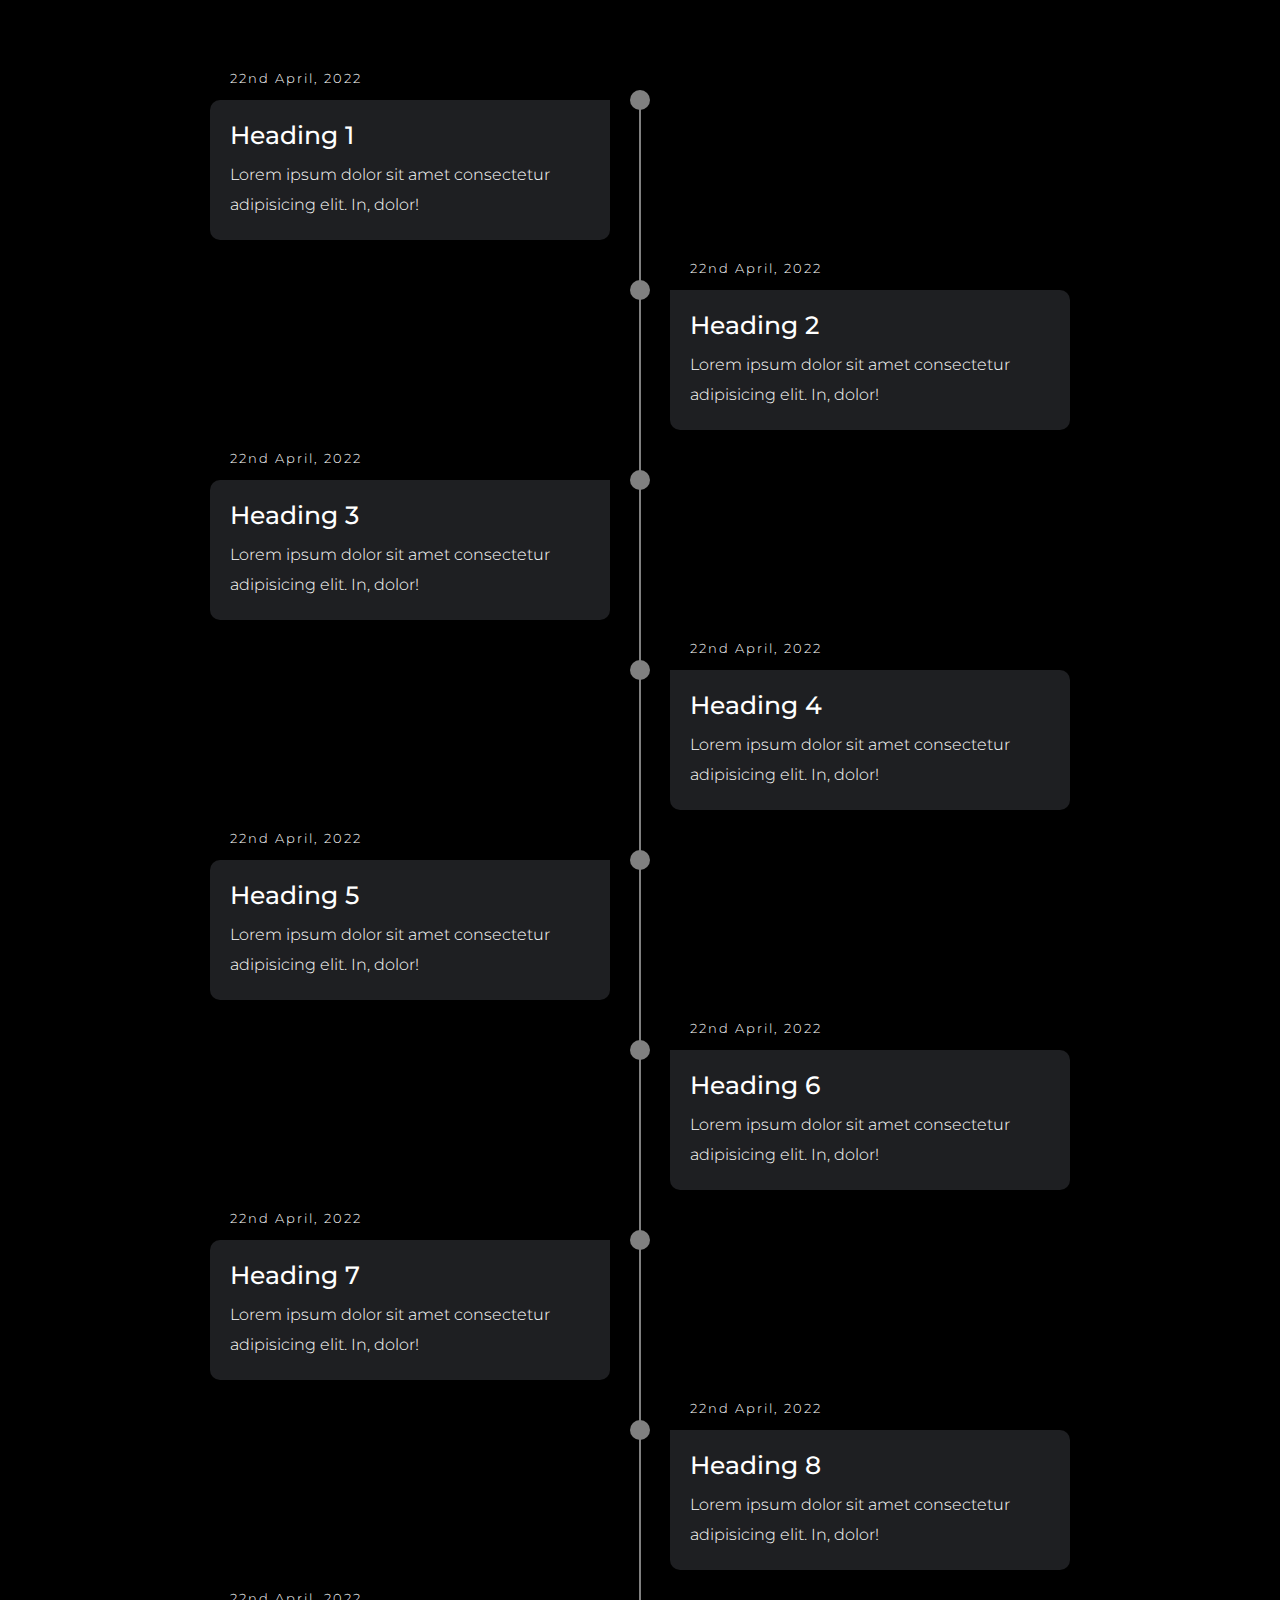
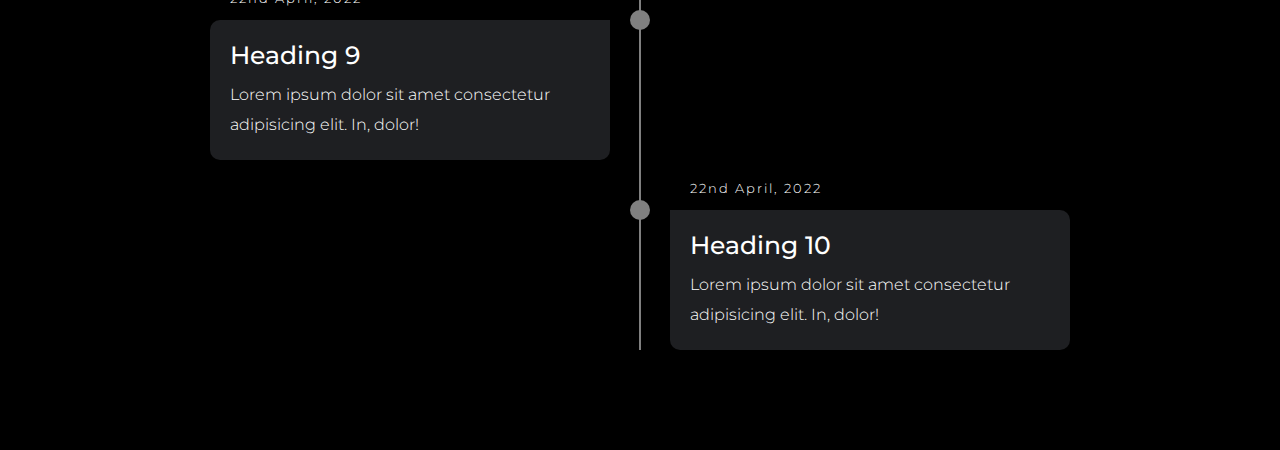
<file: index.html>
<!DOCTYPE html>
<html lang="en">

<head>
    <meta charset="UTF-8">
    <meta http-equiv="X-UA-Compatible" content="IE=edge">
    <meta name="viewport" content="width=device-width, initial-scale=1.0">
    <title>Timeline Effect</title>
    <link rel="stylesheet" href="css/styles.css">
</head>

<body>
    <div class="container">
        <div class="timeline">
            <ul>
                <li>
                    <div class="timelineContent">
                        <h2 class="date">22nd April, 2022</h2>
                        <h1>Heading 1</h1>
                        <p>Lorem ipsum dolor sit amet consectetur adipisicing elit. In, dolor!</p>
                    </div>
                </li>
                <li>
                    <div class="timelineContent">
                        <h2 class="date">22nd April, 2022</h2>
                        <h1>Heading 2</h1>
                        <p>Lorem ipsum dolor sit amet consectetur adipisicing elit. In, dolor!</p>
                    </div>
                </li>
                <li>
                    <div class="timelineContent">
                        <h2 class="date">22nd April, 2022</h2>
                        <h1>Heading 3</h1>
                        <p>Lorem ipsum dolor sit amet consectetur adipisicing elit. In, dolor!</p>
                    </div>
                </li>
                <li>
                    <div class="timelineContent">
                        <h2 class="date">22nd April, 2022</h2>
                        <h1>Heading 4</h1>
                        <p>Lorem ipsum dolor sit amet consectetur adipisicing elit. In, dolor!</p>
                    </div>
                </li>
                <li>
                    <div class="timelineContent">
                        <h2 class="date">22nd April, 2022</h2>
                        <h1>Heading 5</h1>
                        <p>Lorem ipsum dolor sit amet consectetur adipisicing elit. In, dolor!</p>
                    </div>
                </li>
                <li>
                    <div class="timelineContent">
                        <h2 class="date">22nd April, 2022</h2>
                        <h1>Heading 6</h1>
                        <p>Lorem ipsum dolor sit amet consectetur adipisicing elit. In, dolor!</p>
                    </div>
                </li>
                <li>
                    <div class="timelineContent">
                        <h2 class="date">22nd April, 2022</h2>
                        <h1>Heading 7</h1>
                        <p>Lorem ipsum dolor sit amet consectetur adipisicing elit. In, dolor!</p>
                    </div>
                </li>
                <li>
                    <div class="timelineContent">
                        <h2 class="date">22nd April, 2022</h2>
                        <h1>Heading 8</h1>
                        <p>Lorem ipsum dolor sit amet consectetur adipisicing elit. In, dolor!</p>
                    </div>
                </li>
                <li>
                    <div class="timelineContent">
                        <h2 class="date">22nd April, 2022</h2>
                        <h1>Heading 9</h1>
                        <p>Lorem ipsum dolor sit amet consectetur adipisicing elit. In, dolor!</p>
                    </div>
                </li>
                <li>
                    <div class="timelineContent">
                        <h2 class="date">22nd April, 2022</h2>
                        <h1>Heading 10</h1>
                        <p>Lorem ipsum dolor sit amet consectetur adipisicing elit. In, dolor!</p>
                    </div>
                </li>
            </ul>
        </div>
    </div>
</body>

</html>
</file>
<file: css/styles.css>
@import url('https://fonts.googleapis.com/css2?family=Montserrat:wght@300;500&display=swap');

*{
    margin: 0;
    padding: 0;
    box-sizing: border-box;
}

html{
    font-family: 'Montserrat', sans-serif;
    color: white;
}

.container{
    min-height: 100vh;
    width: 100%;
    display: flex;
    align-items: center;
    justify-content: center;
    background-color: black;
    padding: 100px 0;
}

.timeline{
    width: 80%;
    height: auto;
    max-width: 800px;
    margin: 0 auto;
    position: relative;
}

.timeline ul{
    list-style: none;
}

.timeline ul li{
    padding: 20px;
    background-color: #1e1f22;
    color: white;
    border-radius: 10px;
    margin-bottom: 20px;
}

.timeline ul li:last-child{
    margin-bottom: 0;
}

.timelineContent h1{
    font-size: 25px;
    font-weight: 500;
    line-height: 30px;
    margin-bottom: 10px;
}

.timelineContent .date{
    font-size: 13px;
    font-weight: 300;
    margin-bottom: 10px;
    letter-spacing: 2px;
}

.timelineContent p{
    font-size: 16px;
    line-height: 30px;
    font-weight: 300;
}

@media only screen and (min-width: 768px){
    .timeline::before{
        content: "";
        position: absolute;
        height: 100%;
        width: 2px;
        background-color: gray;
        left: 50%;
        transform: translate(-50%);
    }
    .timeline ul li{
        width: 50%;
        margin-bottom: 50px;
        position: relative;
    }
    .timeline ul li:nth-child(odd){
        float: left;
        clear: right;
        transform: translate(-30px);
        border-radius: 10px 0px 10px 10px;
    }
    .timeline ul li:nth-child(even){
        float: right;
        clear: left;
        transform: translate(30px);
        border-radius: 0px 10px 10px 10px;
    }
    .timeline ul li::after{
        content: "";
        position: absolute;
        height: 20px;
        width: 20px;
        background-color: gray;
        border-radius: 50%;
        top: 0;
    }
    .timeline ul li:nth-child(odd)::after{
        transform: translate(50%, -50%);
        right: -30px;
    }
    .timeline ul li:nth-child(even)::after{
        transform: translate(-50%, -50%);
        left: -30px;
    }
    .timeline ul li:hover:after{
        background-color: aqua;
    }
    .timelineContent .date{
        position: absolute;
        top: -30px;
    }
}
</file>
